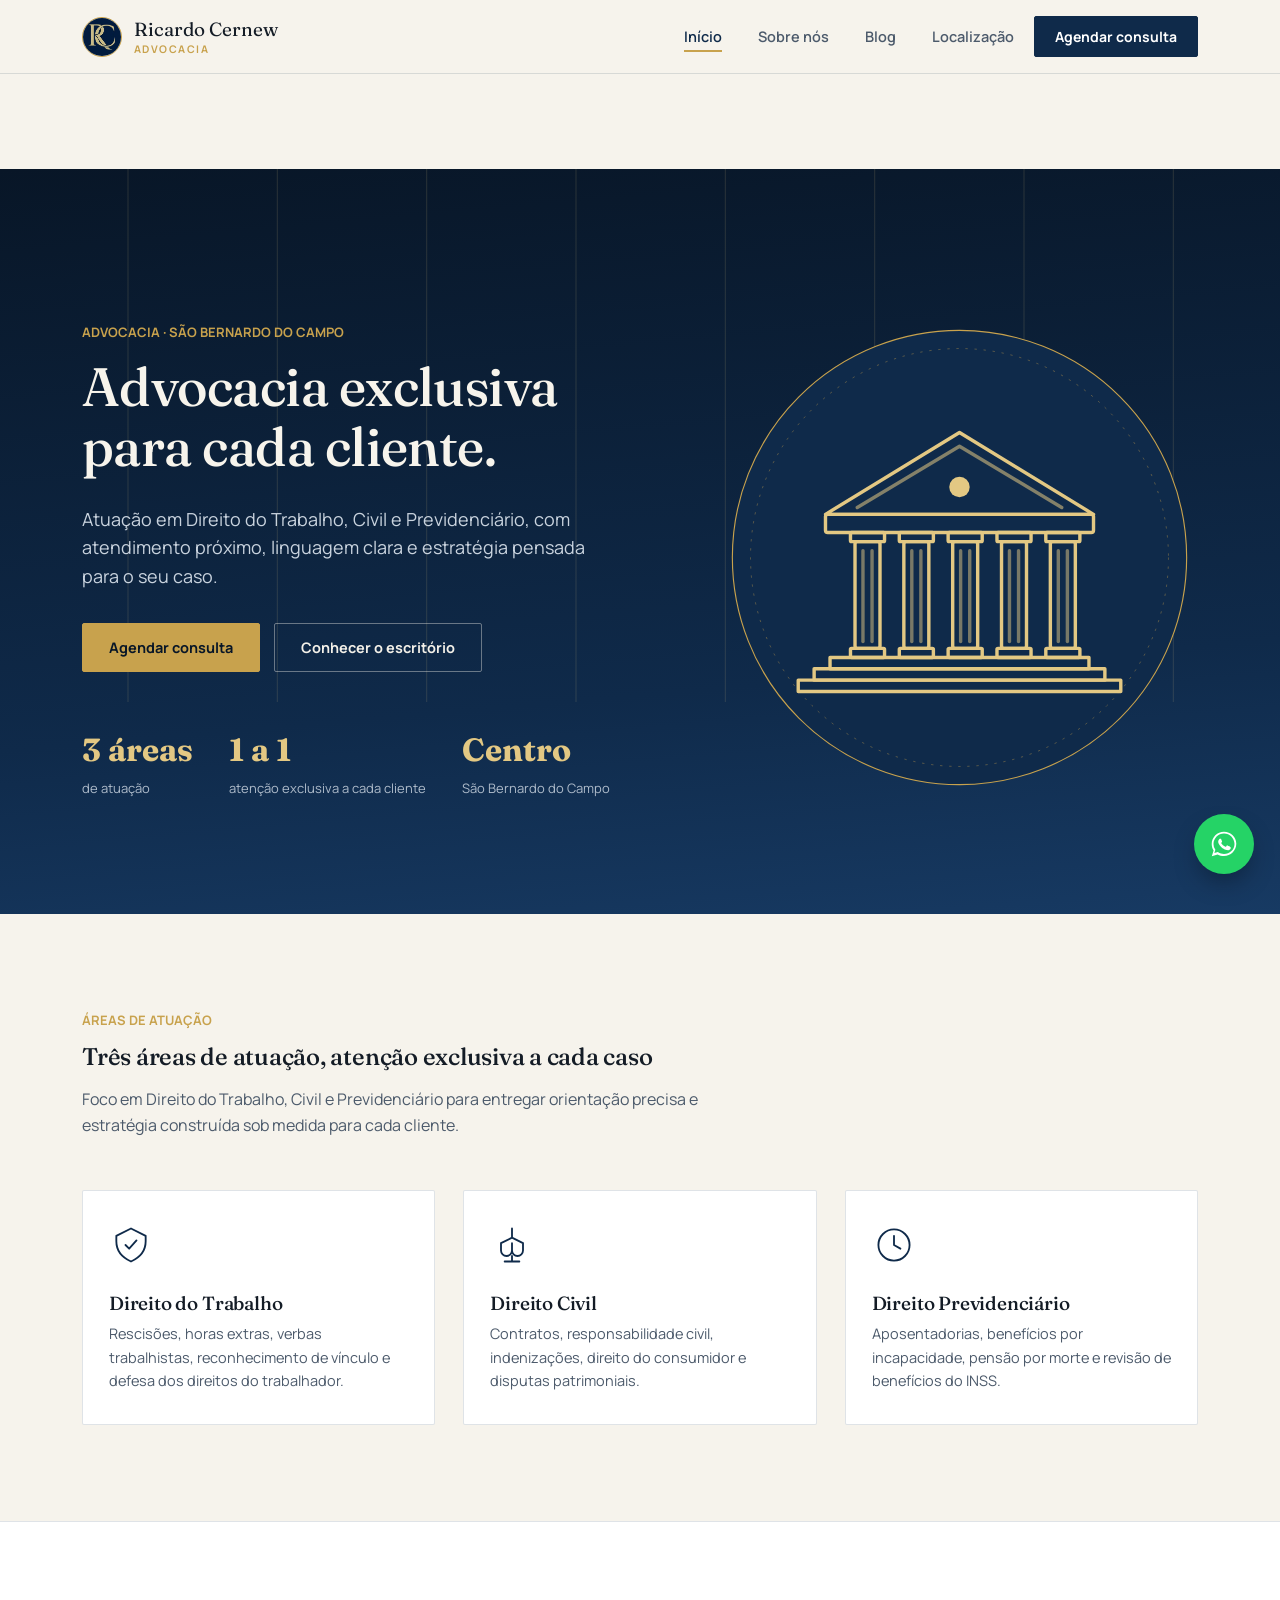
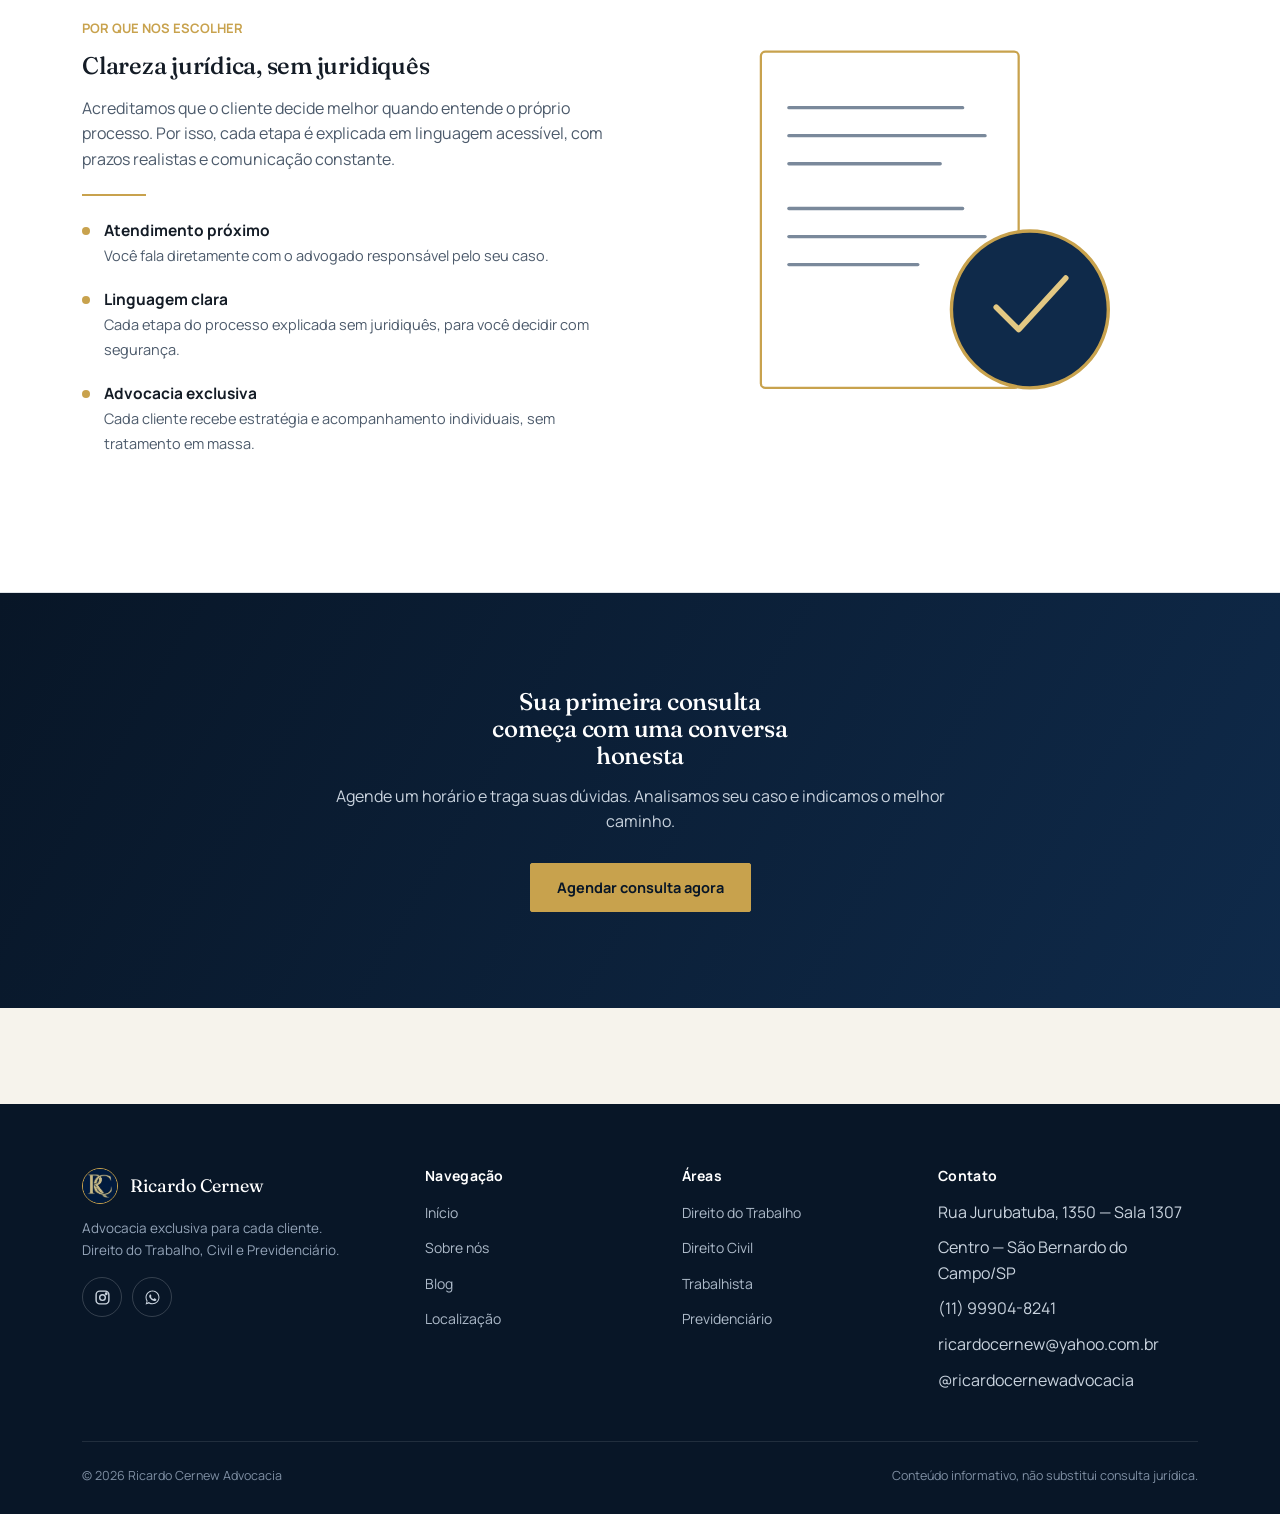
<file: index.html>
<!DOCTYPE html>
<html lang="pt-BR">
<head>
<meta charset="UTF-8">
<meta name="viewport" content="width=device-width, initial-scale=1.0">
<link rel="icon" href="images/logo.jpg">
<title>Ricardo Cernew Advocacia</title>
<link rel="preconnect" href="https://fonts.googleapis.com">
<link rel="preconnect" href="https://fonts.gstatic.com" crossorigin>
<link href="https://fonts.googleapis.com/css2?family=Fraunces:ital,opsz,wght@0,9..144,400;0,9..144,500;0,9..144,600;1,9..144,500&family=Manrope:wght@400;500;600;700;800&display=swap" rel="stylesheet">
<link rel="stylesheet" href="css/style.css">
</head>
<body>

<header class="site">
  <div class="header-inner">
    <button class="brand" onclick="nav('home')" aria-label="Ir para o início">
      <span class="brand-mark">
        <img src="images/logo.jpg" alt="Logo Ricardo Cernew Advocacia" class="logo-img">
      </span>
      <span class="brand-name">Ricardo Cernew<small>ADVOCACIA</small></span>
    </button>
    <button class="menu-toggle" id="menuToggle" aria-label="Abrir menu" aria-expanded="false"><span></span></button>
    <nav class="primary" id="primaryNav">
      <button class="navlink" data-page="home" onclick="nav('home')">Início</button>
      <button class="navlink" data-page="sobre" onclick="nav('sobre')">Sobre nós</button>
      <button class="navlink" data-page="blog" onclick="nav('blog')">Blog</button>
      <button class="navlink" data-page="contato" onclick="nav('contato')">Localização</button>
      <button class="navlink nav-cta" data-page="agenda" onclick="nav('agenda')">Agendar consulta</button>
    </nav>
  </div>
</header>

<main>

<!-- ======================= HOME ======================= -->
<section class="page active" id="home">

  <div class="hero">
    <svg class="col-deco" viewBox="0 0 1200 500" preserveAspectRatio="none" aria-hidden="true">
      <g stroke="#e3c883" stroke-width="1">
        <line x1="120" y1="0" x2="120" y2="500"/><line x1="260" y1="0" x2="260" y2="500"/>
        <line x1="400" y1="0" x2="400" y2="500"/><line x1="540" y1="0" x2="540" y2="500"/>
        <line x1="680" y1="0" x2="680" y2="500"/><line x1="820" y1="0" x2="820" y2="500"/>
        <line x1="960" y1="0" x2="960" y2="500"/><line x1="1100" y1="0" x2="1100" y2="500"/>
      </g>
    </svg>
    <div class="wrap">
      <div>
        <span class="eyebrow">ADVOCACIA · SÃO BERNARDO DO CAMPO</span>
        <h1>Advocacia exclusiva para cada cliente.</h1>
        <p class="lead">Atuação em Direito do Trabalho, Civil e Previdenciário, com atendimento próximo, linguagem clara e estratégia pensada para o seu caso.</p>
        <div class="hero-actions">
          <button class="btn btn-gold" onclick="nav('agenda')">Agendar consulta</button>
          <button class="btn btn-outline" onclick="nav('sobre')">Conhecer o escritório</button>
        </div>
        <div class="stat-row">
          <div class="stat"><b>3 áreas</b><span>de atuação</span></div>
          <div class="stat"><b>1 a 1</b><span>atenção exclusiva a cada cliente</span></div>
          <div class="stat"><b>Centro</b><span>São Bernardo do Campo</span></div>
        </div>
      </div>
      <div class="hero-illustration">
        <svg viewBox="0 0 420 420" role="img" aria-label="Ilustração de fórum com colunas clássicas">
          <circle cx="210" cy="210" r="200" fill="#0f2a4a" stroke="#c8a24d" stroke-width="1"/>
          <circle cx="210" cy="210" r="184" fill="none" stroke="#c8a24d" stroke-width=".6" stroke-dasharray="2 6" opacity=".6"/>
          <g fill="none" stroke="#e3c883" stroke-width="3" stroke-linecap="round" stroke-linejoin="round">
            <path d="M92 172 L210 100 L328 172 Z"/>
            <path d="M120 166 L210 112 L300 166" opacity=".55"/>
            <circle cx="210" cy="148" r="9" fill="#e3c883" stroke="none"/>
            <rect x="92" y="172" width="236" height="16" rx="2"/>
            <rect x="118" y="196" width="22" height="94" rx="2"/>
            <rect x="114" y="188" width="30" height="8" rx="1"/>
            <rect x="114" y="290" width="30" height="8" rx="1"/>
            <line x1="125" y1="204" x2="125" y2="284" opacity=".5"/>
            <line x1="133" y1="204" x2="133" y2="284" opacity=".5"/>
            <rect x="161" y="196" width="22" height="94" rx="2"/>
            <rect x="157" y="188" width="30" height="8" rx="1"/>
            <rect x="157" y="290" width="30" height="8" rx="1"/>
            <line x1="168" y1="204" x2="168" y2="284" opacity=".5"/>
            <line x1="176" y1="204" x2="176" y2="284" opacity=".5"/>
            <rect x="204" y="196" width="22" height="94" rx="2"/>
            <rect x="200" y="188" width="30" height="8" rx="1"/>
            <rect x="200" y="290" width="30" height="8" rx="1"/>
            <line x1="211" y1="204" x2="211" y2="284" opacity=".5"/>
            <line x1="219" y1="204" x2="219" y2="284" opacity=".5"/>
            <rect x="247" y="196" width="22" height="94" rx="2"/>
            <rect x="243" y="188" width="30" height="8" rx="1"/>
            <rect x="243" y="290" width="30" height="8" rx="1"/>
            <line x1="254" y1="204" x2="254" y2="284" opacity=".5"/>
            <line x1="262" y1="204" x2="262" y2="284" opacity=".5"/>
            <rect x="290" y="196" width="22" height="94" rx="2"/>
            <rect x="286" y="188" width="30" height="8" rx="1"/>
            <rect x="286" y="290" width="30" height="8" rx="1"/>
            <line x1="297" y1="204" x2="297" y2="284" opacity=".5"/>
            <line x1="305" y1="204" x2="305" y2="284" opacity=".5"/>
            <rect x="96" y="298" width="228" height="10"/>
            <rect x="82" y="308" width="256" height="10"/>
            <rect x="68" y="318" width="284" height="10"/>
          </g>
        </svg>
      </div>
    </div>
  </div>

  <section>
    <div class="wrap">
      <div class="section-head">
        <span class="eyebrow">ÁREAS DE ATUAÇÃO</span>
        <h2>Três áreas de atuação, atenção exclusiva a cada caso</h2>
        <p>Foco em Direito do Trabalho, Civil e Previdenciário para entregar orientação precisa e estratégia construída sob medida para cada cliente.</p>
      </div>
      <div class="grid-3">

        <div class="area-card">
          <svg class="icon" viewBox="0 0 48 48" fill="none" stroke="currentColor" stroke-width="2"><path d="M24 6 8 14v6c0 12 7 18 16 22 9-4 16-10 16-22v-6z" stroke-linejoin="round"/><path d="M18 24l4 4 8-9" stroke-linecap="round" stroke-linejoin="round"/></svg>
          <h3>Direito do Trabalho</h3>
          <p>Rescisões, horas extras, verbas trabalhistas, reconhecimento de vínculo e defesa dos direitos do trabalhador.</p>
        </div>

        <div class="area-card">
          <svg class="icon" viewBox="0 0 48 48" fill="none" stroke="currentColor" stroke-width="2"><path d="M24 6v10M24 16l-12 6M24 16l12 6M12 22l0 8a6 6 0 0 0 12 0v-8M24 22l0 8a6 6 0 0 0 12 0v-8M24 36v6M16 42h16" stroke-linecap="round" stroke-linejoin="round"/></svg>
          <h3>Direito Civil</h3>
          <p>Contratos, responsabilidade civil, indenizações, direito do consumidor e disputas patrimoniais.</p>
        </div>

        <div class="area-card">
          <svg class="icon" viewBox="0 0 48 48" fill="none" stroke="currentColor" stroke-width="2"><circle cx="24" cy="24" r="17"/><path d="M24 14v10l7 4" stroke-linecap="round" stroke-linejoin="round"/></svg>
          <h3>Direito Previdenciário</h3>
          <p>Aposentadorias, benefícios por incapacidade, pensão por morte e revisão de benefícios do INSS.</p>
        </div>

      </div>
    </div>
  </section>

  <section class="alt">
    <div class="wrap grid-2">
      <div>
        <span class="eyebrow">POR QUE NOS ESCOLHER</span>
        <h2>Clareza jurídica, sem juridiquês</h2>
        <p>Acreditamos que o cliente decide melhor quando entende o próprio processo. Por isso, cada etapa é explicada em linguagem acessível, com prazos realistas e comunicação constante.</p>
        <div class="divider"></div>
        <ul class="value-list">
          <li><span class="dot"></span><div><strong>Atendimento próximo</strong><span>Você fala diretamente com o advogado responsável pelo seu caso.</span></div></li>
          <li><span class="dot"></span><div><strong>Linguagem clara</strong><span>Cada etapa do processo explicada sem juridiquês, para você decidir com segurança.</span></div></li>
          <li><span class="dot"></span><div><strong>Advocacia exclusiva</strong><span>Cada cliente recebe estratégia e acompanhamento individuais, sem tratamento em massa.</span></div></li>
        </ul>
      </div>
      <div>
        <svg viewBox="0 0 480 420" role="img" aria-label="Ilustração de documento e selo jurídico">
          <rect x="90" y="30" width="230" height="300" rx="4" fill="var(--surface)" stroke="var(--gold)" stroke-width="2"/>
          <g stroke="var(--navy)" stroke-width="3" stroke-linecap="round" opacity="0.55">
            <line x1="115" y1="80" x2="270" y2="80"/>
            <line x1="115" y1="105" x2="290" y2="105"/>
            <line x1="115" y1="130" x2="250" y2="130"/>
            <line x1="115" y1="170" x2="270" y2="170"/>
            <line x1="115" y1="195" x2="290" y2="195"/>
            <line x1="115" y1="220" x2="230" y2="220"/>
          </g>
          <circle cx="330" cy="260" r="70" fill="var(--navy)" stroke="var(--gold)" stroke-width="3"/>
          <path d="M300 258l20 20 42-46" fill="none" stroke="var(--gold-light)" stroke-width="5" stroke-linecap="round" stroke-linejoin="round"/>
        </svg>
      </div>
    </div>
  </section>

  <section class="cta-band">
    <div class="wrap">
      <h2>Sua primeira consulta começa com uma conversa honesta</h2>
      <p>Agende um horário e traga suas dúvidas. Analisamos seu caso e indicamos o melhor caminho.</p>
      <button class="btn btn-gold" onclick="nav('agenda')">Agendar consulta agora</button>
    </div>
  </section>

</section>

<!-- ======================= SOBRE NÓS ======================= -->
<section class="page" id="sobre">

  <div class="about-hero">
    <div class="wrap">
      <span class="eyebrow">SOBRE O ADVOGADO</span>
      <h1 style="max-width:18ch;">Uma advocacia construída caso a caso, com atenção exclusiva a cada cliente</h1>
      <p class="lead">Sou Ricardo Cernew, advogado com atuação em Direito do Trabalho, Civil e Previdenciário. Acredito em uma advocacia próxima, técnica e exclusiva para cada cliente.</p>
    </div>
  </div>

  <section>
    <div class="wrap grid-2">
      <div>
        <span class="eyebrow">MINHA FORMA DE TRABALHAR</span>
        <h2>Cada caso é único e merece atenção exclusiva</h2>
        <p>Trabalho com atendimento direto, sem intermediários entre você e quem conduz o seu caso. Cada situação é analisada individualmente, porque, para quem vive aquele momento, ela é única.</p>
        <p>Atendo no Centro de São Bernardo do Campo, com foco em Direito do Trabalho, Civil e Previdenciário.</p>
      </div>
      <div class="timeline">
        <div class="item"><span class="yr">1. Escuta</span><p style="margin-top:4px;">Conversa franca para entender sua história e o que você precisa resolver.</p></div>
        <div class="item"><span class="yr">2. Análise</span><p style="margin-top:4px;">Estudo dos documentos e das possibilidades jurídicas do seu caso.</p></div>
        <div class="item"><span class="yr">3. Estratégia</span><p style="margin-top:4px;">Definição do melhor caminho, explicado em linguagem simples.</p></div>
        <div class="item"><span class="yr">4. Acompanhamento</span><p style="margin-top:4px;">Informação constante sobre cada passo, até a conclusão do caso.</p></div>
      </div>
    </div>
  </section>

  <section class="alt">
    <div class="wrap">
      <div class="section-head">
        <span class="eyebrow">O ADVOGADO</span>
        <h2>Atendimento direto, do primeiro contato à conclusão do caso</h2>
        <p>Não existe intermediário entre você e o seu processo: cada caso é conduzido por mim, do início ao fim.</p>
      </div>
      <div style="display:grid; grid-template-columns:220px 1fr; gap:40px; align-items:flex-start;">
        <div class="avatar" style="aspect-ratio:1; width:100%; background:#011b3e;">
          <img src="images/logo.jpg" alt="Logo Ricardo Cernew Advocacia" class="logo-img">
        </div>
        <div>
          <h3 style="font-size:24px; margin-bottom:2px;">Ricardo Cernew</h3>
          <span class="eyebrow" style="margin-bottom:16px;">ADVOGADO · TRABALHO, CIVIL E PREVIDENCIÁRIO</span>
          <p>Advogado dedicado a oferecer uma advocacia exclusiva para cada cliente, com atuação em Direito do Trabalho, Civil e Previdenciário. Priorizo a proximidade e a clareza na comunicação sobre cada etapa do processo.</p>
          <div class="divider"></div>
          <ul class="value-list">
            <li><span class="dot"></span><div><strong>Atuação</strong><span>Direito do Trabalho, Civil e Previdenciário</span></div></li>
            <li><span class="dot"></span><div><strong>Atendimento</strong><span>Rua Jurubatuba, 1350 — Sala 1307, Centro, São Bernardo do Campo</span></div></li>
            <li><span class="dot"></span><div><strong>Compromisso</strong><span>Advocacia exclusiva, com atenção individual a cada cliente</span></div></li>
          </ul>
        </div>
      </div>
    </div>
  </section>

  <section>
    <div class="wrap">
      <div class="section-head" style="margin-bottom:36px;">
        <span class="eyebrow">NOSSOS VALORES</span>
        <h2>O que guia cada decisão que tomamos</h2>
      </div>
      <div class="grid-3">
        <div class="area-card">
          <svg class="icon" viewBox="0 0 48 48" fill="none" stroke="currentColor" stroke-width="2"><path d="M24 6 8 14v6c0 12 7 18 16 22 9-4 16-10 16-22v-6z" stroke-linejoin="round"/></svg>
          <h3>Ética acima de tudo</h3><p>Recusamos casos que não acreditamos poder conduzir com integridade.</p>
        </div>
        <div class="area-card">
          <svg class="icon" viewBox="0 0 48 48" fill="none" stroke="currentColor" stroke-width="2"><circle cx="24" cy="24" r="17"/><path d="M24 15v9l6 4" stroke-linecap="round" stroke-linejoin="round"/></svg>
          <h3>Agilidade responsável</h3><p>Prazos claros e cumpridos, sem sacrificar a qualidade da análise.</p>
        </div>
        <div class="area-card">
          <svg class="icon" viewBox="0 0 48 48" fill="none" stroke="currentColor" stroke-width="2"><path d="M8 36c4-14 12-14 16-14s12 0 16 14" stroke-linecap="round"/><circle cx="24" cy="14" r="7"/></svg>
          <h3>O cliente no centro</h3><p>Explicamos cada decisão até que faça sentido para quem vive o processo.</p>
        </div>
      </div>
    </div>
  </section>

</section>

<!-- ======================= BLOG ======================= -->
<section class="page" id="blog">

  <div class="blog-hero">
    <div class="wrap">
      <span class="eyebrow">BLOG JURÍDICO</span>
      <h1 style="max-width:16ch;">Direito explicado em linguagem simples</h1>
      <p class="lead">Artigos escritos pela nossa equipe para ajudar você a entender seus direitos antes mesmo de precisar de um advogado.</p>
    </div>
  </div>

  <section>
    <div class="wrap">
      <div class="post-grid">

        <details class="post">
          <summary><div><span class="post-meta">DIREITO PREVIDENCIÁRIO · 6 MIN</span><h3>Aposentadoria após a reforma da Previdência: o que mudou</h3></div><span class="plus">+</span></summary>
          <div class="post-body">
            <p>A Emenda Constitucional 103/2019 alterou as regras de aposentadoria no Brasil, estabelecendo idade mínima e tempo mínimo de contribuição como regra geral, além de regras de transição para quem já estava no sistema antes da reforma.</p>
            <p>Cada trabalhador se enquadra em uma situação diferente, dependendo do histórico de contribuições e da data de ingresso no sistema. Por isso, reunir o CNIS e demais documentos de trabalho e consultar um advogado antes de dar entrada no pedido ajuda a escolher a regra mais vantajosa.</p>
          </div>
        </details>

        <details class="post">
          <summary><div><span class="post-meta">DIREITO PREVIDENCIÁRIO · 5 MIN</span><h3>Benefício por incapacidade: como se preparar para a perícia do INSS</h3></div><span class="plus">+</span></summary>
          <div class="post-body">
            <p>Quando uma doença ou acidente impede o trabalho, o segurado pode ter direito ao benefício por incapacidade temporária, antigamente conhecido como auxílio-doença. Em regra, é exigida a qualidade de segurado e, em muitos casos, um período mínimo de contribuição.</p>
            <p>Levar à perícia laudos, exames e receitas atualizados, que descrevam a doença e suas limitações para o trabalho, é fundamental. Em caso de negativa, é possível recorrer administrativamente ou buscar a via judicial.</p>
          </div>
        </details>

        <details class="post">
          <summary><div><span class="post-meta">DIREITO DO TRABALHO · 6 MIN</span><h3>Rescisão de contrato: quais verbas você deve receber</h3></div><span class="plus">+</span></summary>
          <div class="post-body">
            <p>Na dispensa sem justa causa, o trabalhador tem direito, em regra, a saldo de salário, aviso prévio, férias vencidas e proporcionais acrescidas de um terço, 13º salário proporcional, além do saque do FGTS e da multa de 40% sobre o saldo.</p>
            <p>As verbas rescisórias devem ser pagas dentro do prazo legal. Conferir o termo de rescisão com atenção antes de assinar e guardar holerites e comprovantes ajuda a identificar eventuais diferenças a receber.</p>
          </div>
        </details>

        <details class="post">
          <summary><div><span class="post-meta">DIREITO DO TRABALHO · 5 MIN</span><h3>Horas extras e banco de horas: o que diz a lei</h3></div><span class="plus">+</span></summary>
          <div class="post-body">
            <p>As horas trabalhadas além da jornada contratada devem ser remuneradas com adicional mínimo de 50%, salvo regras mais favoráveis em acordo ou convenção coletiva. O banco de horas, quando válido, permite compensar essas horas com folgas dentro dos limites legais.</p>
            <p>Registros de ponto, mensagens e escalas ajudam a comprovar a jornada real. Vale lembrar que existem prazos de prescrição para reclamar direitos trabalhistas, por isso não deixe a dúvida para depois.</p>
          </div>
        </details>

        <details class="post">
          <summary><div><span class="post-meta">DIREITO CIVIL · 5 MIN</span><h3>Nome negativado indevidamente: o que fazer</h3></div><span class="plus">+</span></summary>
          <div class="post-body">
            <p>Se o seu nome foi incluído em cadastro de inadimplentes sem que exista dívida ou sem notificação adequada, é importante guardar comprovantes, protocolos de atendimento e prints das cobranças recebidas.</p>
            <p>Dependendo do caso, é possível pedir a retirada do apontamento e discutir indenização por danos morais na Justiça. Cada situação tem particularidades, por isso a análise individual do caso é essencial.</p>
          </div>
        </details>

      </div>
    </div>
  </section>

</section>

<!-- ======================= AGENDA CONSULTA ======================= -->
<section class="page" id="agenda">

  <div class="about-hero">
    <div class="wrap">
      <span class="eyebrow">AGENDAR CONSULTA</span>
      <h1 style="max-width:16ch;">Vamos conversar sobre o seu caso</h1>
      <p class="lead">Preencha o formulário abaixo com seus dados e a área de interesse. Entrarei em contato para confirmar o melhor horário.</p>
    </div>
  </div>

  <section>
    <div class="wrap booking-wrap">

      <div class="booking-info-card">
        <h3>Como funciona</h3>
        <div class="row">
          <svg viewBox="0 0 24 24" fill="none" stroke="currentColor" stroke-width="2"><circle cx="12" cy="12" r="9"/><path d="M12 7v5l3 2" stroke-linecap="round"/></svg>
          <div><strong>Consulta inicial</strong>Análise do seu caso e orientação sobre os próximos passos.</div>
        </div>
        <div class="row">
          <svg viewBox="0 0 24 24" fill="none" stroke="currentColor" stroke-width="2"><rect x="3" y="5" width="18" height="16" rx="2"/><path d="M8 3v4M16 3v4M3 10h18" stroke-linecap="round"/></svg>
          <div><strong>Atendimento no Centro de São Bernardo</strong>Rua Jurubatuba, 1350 — Sala 1307.</div>
        </div>
        <div class="row">
          <svg viewBox="0 0 24 24" fill="none" stroke="currentColor" stroke-width="2"><path d="M20 21v-2a4 4 0 0 0-4-4H8a4 4 0 0 0-4 4v2" stroke-linecap="round"/><circle cx="12" cy="7" r="4"/></svg>
          <div><strong>Atendimento direto com o advogado</strong>Sem intermediários, você fala com quem vai conduzir o caso.</div>
        </div>
        <div class="row">
          <svg viewBox="0 0 24 24" fill="none" stroke="currentColor" stroke-width="2"><path d="M17 2 7 22M2 12h20" stroke-linecap="round"/></svg>
          <div><strong>Prefere algo mais rápido?</strong>Fale conosco agora mesmo pelo WhatsApp usando o botão no canto da tela.</div>
        </div>
      </div>

      <div id="bookingFormWrap">
        <form class="booking" id="bookingForm">
          <div class="form-row">
            <div class="field"><label for="f-nome">Nome completo</label><input id="f-nome" required placeholder="Seu nome"></div>
            <div class="field"><label for="f-telefone">Telefone / WhatsApp</label><input id="f-telefone" required placeholder="(11) 99999-9999"></div>
          </div>
          <div class="field"><label for="f-email">E-mail</label><input id="f-email" type="email" required placeholder="voce@email.com"></div>
          <div class="form-row">
            <div class="field">
              <label for="f-area">Área de interesse</label>
              <select id="f-area" required>
                <option value="">Selecione</option>
                <option>Direito do Trabalho</option><option>Direito Civil</option>
                <option>Direito Previdenciário</option><option>Outro assunto</option>
              </select>
            </div>
            <div class="field">
              <label for="f-formato">Formato da consulta</label>
              <select id="f-formato" required>
                <option value="">Selecione</option>
                <option>Presencial</option><option>Videochamada</option><option>Telefone</option>
              </select>
            </div>
          </div>
          <div class="form-row">
            <div class="field"><label for="f-data">Data preferida</label><input id="f-data" type="date" required></div>
            <div class="field">
              <label for="f-horario">Horário preferido</label>
              <select id="f-horario" required>
                <option value="">Selecione</option>
                <option>Manhã (9h–12h)</option><option>Tarde (13h–17h)</option><option>Fim do dia (17h–19h)</option>
              </select>
            </div>
          </div>
          <div class="field"><label for="f-msg">Conte brevemente sobre o seu caso</label><textarea id="f-msg" placeholder="Opcional"></textarea></div>
          <div class="submit-row">
            <button type="submit" class="btn btn-navy">Preparar solicitação</button>
            <p class="form-note">Na próxima etapa, você envia a solicitação por e-mail ou WhatsApp.</p>
          </div>
        </form>

        <div class="confirm-card hidden" id="confirmCard">
          <div class="check">
            <svg viewBox="0 0 24 24" width="26" height="26" fill="none" stroke="currentColor" stroke-width="2.5"><path d="M20 6 9 17l-5-5" stroke-linecap="round" stroke-linejoin="round"/></svg>
          </div>
          <h3>Falta só enviar, <span id="cf-nome"></span>!</h3>
          <p>Sua solicitação está pronta. Escolha abaixo como enviar: o e-mail ou o WhatsApp abre já com todos os dados preenchidos, é só tocar em enviar. Depois eu entro em contato para confirmar o horário.</p>
          <div class="confirm-summary">
            <div><b>Área:</b> <span id="cf-area"></span></div>
            <div><b>Formato:</b> <span id="cf-formato"></span></div>
            <div><b>Data preferida:</b> <span id="cf-data"></span> — <span id="cf-horario"></span></div>
            <div><b>Contato:</b> <span id="cf-telefone"></span> · <span id="cf-email"></span></div>
          </div>
          <div style="margin-top:26px; display:flex; gap:12px; flex-wrap:wrap;">
            <button class="btn btn-outline" style="color:var(--navy); border-color:var(--border);" onclick="resetBooking()">Nova solicitação</button>
            <a class="btn btn-gold" id="cf-mail" href="#">Enviar por e-mail</a>
            <a class="btn btn-navy" id="cf-whats" href="#" target="_blank" rel="noopener">Enviar pelo WhatsApp</a>
          </div>
        </div>
      </div>

    </div>
  </section>

</section>

<!-- ======================= CONTATO / LOCALIZAÇÃO ======================= -->
<section class="page" id="contato">

  <div class="about-hero">
    <div class="wrap">
      <span class="eyebrow">LOCALIZAÇÃO E CONTATO</span>
      <h1 style="max-width:16ch;">Venha nos visitar ou fale com a gente</h1>
      <p class="lead">Atendimento no Centro de São Bernardo do Campo, na Rua Jurubatuba, 1350 — Sala 1307.</p>
    </div>
  </div>

  <section>
    <div class="wrap contact-grid">

      <div class="map-illustration">
        <svg viewBox="0 0 560 400" role="img" aria-label="Mapa ilustrativo indicando a localização do escritório na Rua Jurubatuba, Centro de São Bernardo do Campo">
          <rect width="560" height="400" fill="var(--surface)"/>
          <g stroke="var(--border)" stroke-width="1">
            <line x1="0" y1="60" x2="560" y2="40"/>
            <line x1="0" y1="140" x2="560" y2="120"/>
            <line x1="0" y1="260" x2="560" y2="250"/>
            <line x1="0" y1="340" x2="560" y2="335"/>
            <line x1="90" y1="0" x2="70" y2="400"/>
            <line x1="220" y1="0" x2="210" y2="400"/>
            <line x1="360" y1="0" x2="360" y2="400"/>
            <line x1="470" y1="0" x2="480" y2="400"/>
          </g>
          <path d="M20 90 C160 70, 380 110, 545 70" fill="none" stroke="var(--gold)" stroke-width="5" stroke-linecap="round"/>
          <g fill="var(--border)">
            <rect x="110" y="150" width="60" height="45"/>
            <rect x="250" y="160" width="50" height="70"/>
            <rect x="380" y="150" width="70" height="55"/>
            <rect x="150" y="270" width="80" height="40"/>
            <rect x="320" y="280" width="60" height="35"/>
          </g>
          <g transform="translate(280,150)">
            <path d="M0 -46c-16 0-28 12-28 28 0 21 28 46 28 46s28-25 28-46c0-16-12-28-28-28z" fill="var(--navy)" stroke="var(--gold)" stroke-width="2"/>
            <circle cx="0" cy="-18" r="10" fill="var(--gold-light)"/>
          </g>
          <text x="280" y="60" text-anchor="middle" font-family="Manrope, sans-serif" font-size="13" fill="var(--text-soft)" letter-spacing="1">R. JURUBATUBA</text>
        </svg>
        <div class="map-caption">
          <span style="font-size:13.5px; color:var(--text-soft);">Rua Jurubatuba, 1350 — Sala 1307, Centro, São Bernardo do Campo/SP</span>
          <a class="btn btn-navy" style="padding:10px 18px; font-size:13px;" target="_blank" rel="noopener" href="https://www.google.com/maps/search/?api=1&query=Rua+Jurubatuba+1350+Centro+S%C3%A3o+Bernardo+do+Campo+SP">Abrir no Google Maps</a>
        </div>
      </div>

      <div>
        <div class="contact-card-list">
          <div class="contact-item">
            <svg viewBox="0 0 24 24" fill="none" stroke="currentColor" stroke-width="2"><path d="M12 21s-7-6.2-7-11.5A7 7 0 0 1 19 9.5C19 14.8 12 21 12 21z" stroke-linejoin="round"/><circle cx="12" cy="9.5" r="2.5"/></svg>
            <div><strong>Endereço</strong><span>Rua Jurubatuba, nº 1350 — Sala 1307, Centro, São Bernardo do Campo/SP</span></div>
          </div>
          <div class="contact-item">
            <svg viewBox="0 0 24 24" fill="none" stroke="currentColor" stroke-width="2"><path d="M22 16.9v3a2 2 0 0 1-2.2 2 19.8 19.8 0 0 1-8.6-3.1 19.5 19.5 0 0 1-6-6 19.8 19.8 0 0 1-3.1-8.7A2 2 0 0 1 4.1 2h3a2 2 0 0 1 2 1.7c.1.9.3 1.8.6 2.7a2 2 0 0 1-.4 2.1L8 9.9a16 16 0 0 0 6 6l1.4-1.4a2 2 0 0 1 2.1-.4c.9.3 1.8.5 2.7.6a2 2 0 0 1 1.8 2.2z" stroke-linejoin="round"/></svg>
            <div><strong>Instagram</strong><span>@ricardocernewadvocacia</span></div>
          </div>
          <div class="contact-item">
            <svg viewBox="0 0 24 24" fill="none" stroke="currentColor" stroke-width="2"><rect x="3" y="5" width="18" height="14" rx="2"/><path d="m3 7 9 6 9-6" stroke-linecap="round" stroke-linejoin="round"/></svg>
            <div><strong>E-mail</strong><span>ricardocernew@yahoo.com.br</span></div>
          </div>
          <div class="contact-item">
            <svg viewBox="0 0 24 24" fill="none" stroke="currentColor" stroke-width="2"><rect x="3" y="5" width="18" height="14" rx="2"/><path d="m3 7 9 6 9-6" stroke-linecap="round" stroke-linejoin="round"/></svg>
            <div><strong>WhatsApp</strong><span>(11) 99904-8241</span></div>
          </div>
          <div class="contact-item">
            <svg viewBox="0 0 24 24" fill="none" stroke="currentColor" stroke-width="2"><circle cx="12" cy="12" r="9"/><path d="M12 7v5l3 2" stroke-linecap="round"/></svg>
            <div><strong>Atendimento</strong><span>Com hora marcada. Agende pelo site ou pelo WhatsApp.</span></div>
          </div>
        </div>

        <div style="margin-top:28px;">
          <strong style="display:block; margin-bottom:10px; font-size:14px;">Siga nosso escritório</strong>
          <div class="social-row">
            <a class="social-btn" href="https://www.instagram.com/ricardocernewadvocacia/" target="_blank" rel="noopener" aria-label="Instagram">
              <svg width="19" height="19" viewBox="0 0 24 24" fill="none" stroke="currentColor" stroke-width="2"><rect x="3" y="3" width="18" height="18" rx="5"/><circle cx="12" cy="12" r="4"/><circle cx="17.3" cy="6.7" r="1"/></svg>
            </a>
            <a class="social-btn" href="https://wa.me/5511999048241" target="_blank" rel="noopener" aria-label="WhatsApp">
              <svg width="19" height="19" viewBox="0 0 32 32" fill="currentColor"><path d="M16 2.9C8.8 2.9 2.9 8.8 2.9 16c0 2.5.7 4.9 2 7L3 29l6.2-1.9c2 1.1 4.3 1.7 6.8 1.7 7.2 0 13.1-5.9 13.1-13.1S23.2 2.9 16 2.9zm0 23.7c-2.2 0-4.4-.6-6.2-1.7l-.4-.3-3.7 1.1 1.1-3.6-.3-.4a10.7 10.7 0 0 1-1.7-5.8C4.8 9.9 9.9 4.8 16 4.8S27.2 9.9 27.2 16 22.1 26.6 16 26.6zm5.9-8.1c-.3-.2-1.9-.9-2.2-1s-.5-.2-.7.2-.8 1-.9 1.2-.3.2-.6.1a8.8 8.8 0 0 1-2.6-1.6 9.7 9.7 0 0 1-1.8-2.2c-.2-.3 0-.5.1-.6l.4-.5.3-.5c.1-.2 0-.4 0-.5s-.7-1.6-.9-2.2-.5-.5-.7-.5h-.6c-.2 0-.5.1-.8.4a3.6 3.6 0 0 0-1.1 2.7c0 1.6 1.2 3.1 1.3 3.3.2.2 2.4 3.6 5.7 5 .8.3 1.4.5 1.9.7.8.2 1.5.2 2.1.1.6-.1 1.9-.8 2.2-1.5s.3-1.3.2-1.5-.3-.2-.6-.4z"/></svg>
            </a>
          </div>
        </div>
      </div>

    </div>
  </section>

</section>

</main>

<footer>
  <div class="wrap">
    <div class="footer-grid">
      <div>
        <div class="footer-brand"><span class="brand-mark"><img src="images/logo.jpg" alt="Logo Ricardo Cernew Advocacia" class="logo-img"></span><span style="color:#fff; font-family:'Fraunces',serif; font-size:18px;">Ricardo Cernew</span></div>
        <p style="max-width:34ch; font-size:13.5px; color:#94a4b8;">Advocacia exclusiva para cada cliente. Direito do Trabalho, Civil e Previdenciário.</p>
        <div class="social-row" style="margin-top:16px;">
          <a class="social-btn" style="border-color:rgba(255,255,255,0.18); color:#c9d3de;" href="https://www.instagram.com/ricardocernewadvocacia/" target="_blank" rel="noopener" aria-label="Instagram">
            <svg width="17" height="17" viewBox="0 0 24 24" fill="none" stroke="currentColor" stroke-width="2"><rect x="3" y="3" width="18" height="18" rx="5"/><circle cx="12" cy="12" r="4"/><circle cx="17.3" cy="6.7" r="1"/></svg>
          </a>
          <a class="social-btn" style="border-color:rgba(255,255,255,0.18); color:#c9d3de;" href="https://wa.me/5511999048241" target="_blank" rel="noopener" aria-label="WhatsApp">
            <svg width="17" height="17" viewBox="0 0 32 32" fill="currentColor"><path d="M16 2.9C8.8 2.9 2.9 8.8 2.9 16c0 2.5.7 4.9 2 7L3 29l6.2-1.9c2 1.1 4.3 1.7 6.8 1.7 7.2 0 13.1-5.9 13.1-13.1S23.2 2.9 16 2.9zm0 23.7c-2.2 0-4.4-.6-6.2-1.7l-.4-.3-3.7 1.1 1.1-3.6-.3-.4a10.7 10.7 0 0 1-1.7-5.8C4.8 9.9 9.9 4.8 16 4.8S27.2 9.9 27.2 16 22.1 26.6 16 26.6zm5.9-8.1c-.3-.2-1.9-.9-2.2-1s-.5-.2-.7.2-.8 1-.9 1.2-.3.2-.6.1a8.8 8.8 0 0 1-2.6-1.6 9.7 9.7 0 0 1-1.8-2.2c-.2-.3 0-.5.1-.6l.4-.5.3-.5c.1-.2 0-.4 0-.5s-.7-1.6-.9-2.2-.5-.5-.7-.5h-.6c-.2 0-.5.1-.8.4a3.6 3.6 0 0 0-1.1 2.7c0 1.6 1.2 3.1 1.3 3.3.2.2 2.4 3.6 5.7 5 .8.3 1.4.5 1.9.7.8.2 1.5.2 2.1.1.6-.1 1.9-.8 2.2-1.5s.3-1.3.2-1.5-.3-.2-.6-.4z"/></svg>
          </a>
        </div>
      </div>
      <div>
        <h4>Navegação</h4>
        <ul>
          <li><a href="#" onclick="nav('home');return false;">Início</a></li>
          <li><a href="#" onclick="nav('sobre');return false;">Sobre nós</a></li>
          <li><a href="#" onclick="nav('blog');return false;">Blog</a></li>
          <li><a href="#" onclick="nav('contato');return false;">Localização</a></li>
        </ul>
      </div>
      <div>
        <h4>Áreas</h4>
        <ul>
          <li><a href="#" onclick="nav('home');return false;">Direito do Trabalho</a></li>
          <li><a href="#" onclick="nav('home');return false;">Direito Civil</a></li>
          <li><a href="#" onclick="nav('home');return false;">Trabalhista</a></li>
          <li><a href="#" onclick="nav('home');return false;">Previdenciário</a></li>
        </ul>
      </div>
      <div>
        <h4>Contato</h4>
        <ul>
          <li>Rua Jurubatuba, 1350 — Sala 1307</li>
          <li>Centro — São Bernardo do Campo/SP</li>
          <li>(11) 99904-8241</li>
          <li>ricardocernew@yahoo.com.br</li>
          <li>@ricardocernewadvocacia</li>
        </ul>
      </div>
    </div>
    <div class="footer-bottom">
      <span>© 2026 Ricardo Cernew Advocacia</span>
      <span>Conteúdo informativo, não substitui consulta jurídica.</span>
    </div>
  </div>
</footer>

<a class="whatsapp-float" href="https://wa.me/5511999048241?text=Ol%C3%A1!%20Gostaria%20de%20agendar%20uma%20consulta." target="_blank" rel="noopener" aria-label="Fale conosco pelo WhatsApp">
  <svg viewBox="0 0 32 32" fill="currentColor"><path d="M16 2.9C8.8 2.9 2.9 8.8 2.9 16c0 2.5.7 4.9 2 7L3 29l6.2-1.9c2 1.1 4.3 1.7 6.8 1.7 7.2 0 13.1-5.9 13.1-13.1S23.2 2.9 16 2.9zm0 23.7c-2.2 0-4.4-.6-6.2-1.7l-.4-.3-3.7 1.1 1.1-3.6-.3-.4a10.7 10.7 0 0 1-1.7-5.8C4.8 9.9 9.9 4.8 16 4.8S27.2 9.9 27.2 16 22.1 26.6 16 26.6zm5.9-8.1c-.3-.2-1.9-.9-2.2-1s-.5-.2-.7.2-.8 1-.9 1.2-.3.2-.6.1a8.8 8.8 0 0 1-2.6-1.6 9.7 9.7 0 0 1-1.8-2.2c-.2-.3 0-.5.1-.6l.4-.5.3-.5c.1-.2 0-.4 0-.5s-.7-1.6-.9-2.2-.5-.5-.7-.5h-.6c-.2 0-.5.1-.8.4a3.6 3.6 0 0 0-1.1 2.7c0 1.6 1.2 3.1 1.3 3.3.2.2 2.4 3.6 5.7 5 .8.3 1.4.5 1.9.7.8.2 1.5.2 2.1.1.6-.1 1.9-.8 2.2-1.5s.3-1.3.2-1.5-.3-.2-.6-.4z"/></svg>
</a>

<script src="js/main.js"></script>

</body>
</html>
</file>
<file: css/style.css>
:root{
    --navy-deep:#081627;
    --navy:#0f2a4a;
    --navy-mid:#173a63;
    --gold:#c8a24d;
    --gold-light:#e3c883;
    --bg:#f6f3ec;
    --surface:#ffffff;
    --text:#141c26;
    --text-soft:#4c5a6b;
    --border:rgba(15,42,74,0.13);
    --shadow:0 18px 50px -25px rgba(8,22,39,0.35);
    --radius:2px;
    --maxw:1180px;
  }
  :root:not([data-theme="light"]) {
    @media (prefers-color-scheme: dark){
      --bg:#081120;
      --surface:#0f2038;
      --text:#eef1f5;
      --text-soft:#a9b7c8;
      --border:rgba(230,200,140,0.18);
      --shadow:0 18px 50px -20px rgba(0,0,0,0.6);
    }
  }
  :root[data-theme="dark"]{
    --bg:#081120;
    --surface:#0f2038;
    --text:#eef1f5;
    --text-soft:#a9b7c8;
    --border:rgba(230,200,140,0.18);
    --shadow:0 18px 50px -20px rgba(0,0,0,0.6);
  }
  *{box-sizing:border-box;}
  html{scroll-behavior:smooth;}
  body{
    margin:0;
    background:var(--bg);
    color:var(--text);
    font-family:'Manrope',system-ui,-apple-system,sans-serif;
    font-size:16px;
    line-height:1.6;
    -webkit-font-smoothing:antialiased;
    transition:background .3s ease,color .3s ease;
  }
  h1,h2,h3,h4{
    font-family:'Fraunces',Georgia,'Times New Roman',serif;
    font-weight:500;
    line-height:1.12;
    margin:0 0 .5em;
    color:var(--text);
    letter-spacing:-0.01em;
  }
  p{max-width:62ch; color:var(--text-soft);}
  a{color:inherit;}
  img,svg{max-width:100%;}
  button{font-family:inherit;}
  .wrap{max-width:var(--maxw); margin:0 auto; padding:0 32px;}
  @media (max-width:640px){ .wrap{padding:0 20px;} }

  /* ---------- Header ---------- */
  header.site{
    position:fixed; top:0; left:0; right:0; z-index:100;
    background:color-mix(in srgb, var(--bg) 88%, transparent);
    backdrop-filter:blur(10px);
    border-bottom:1px solid var(--border);
  }
  .header-inner{
    display:flex; align-items:center; justify-content:space-between;
    padding:16px 32px; max-width:var(--maxw); margin:0 auto;
  }
  .brand{display:flex; align-items:center; gap:12px; cursor:pointer; background:none; border:none; padding:0;}
  .brand-mark{
    width:40px; height:40px; border-radius:50%;
    background:linear-gradient(155deg,var(--navy),var(--navy-deep));
    border:1px solid var(--gold);
    display:flex; align-items:center; justify-content:center;
    color:var(--gold-light); font-family:'Fraunces',serif; font-size:17px;
    flex-shrink:0; overflow:hidden;
  }
  .brand-mark .logo-img{width:100%; height:100%; object-fit:cover; display:block;}
  .avatar .logo-img{width:100%; height:100%; object-fit:cover; display:block;}
  .brand-name{font-family:'Fraunces',serif; font-size:19px; color:var(--text); text-align:left;}
  .brand-name small{display:block; font-family:'Manrope',sans-serif; font-size:10.5px; letter-spacing:.14em; color:var(--gold); font-weight:700; margin-top:1px;}
  nav.primary{display:flex; align-items:center; gap:4px;}
  .navlink{
    background:none; border:none; cursor:pointer; padding:10px 16px;
    font-size:14.5px; color:var(--text-soft); font-weight:600; position:relative;
    border-radius:var(--radius);
  }
  .navlink:hover{color:var(--text);}
  .navlink.active{color:var(--navy);}
  :root[data-theme="dark"] .navlink.active,
  @media (prefers-color-scheme:dark){ .navlink.active{color:var(--gold-light);} }
  .navlink.active::after{
    content:""; position:absolute; left:16px; right:16px; bottom:4px; height:2px;
    background:var(--gold);
  }
  .nav-cta{
    background:var(--navy); color:#fff !important; padding:10px 20px; border-radius:2px;
    font-weight:700; font-size:14px; border:1px solid var(--navy);
  }
  .nav-cta:hover{background:var(--navy-deep);}
  .menu-toggle{display:none; background:none; border:1px solid var(--border); border-radius:4px; width:42px; height:42px; cursor:pointer; align-items:center; justify-content:center;}
  .menu-toggle span, .menu-toggle span::before, .menu-toggle span::after{
    content:""; display:block; width:18px; height:2px; background:var(--text); position:relative; transition:.2s;
  }
  .menu-toggle span::before{position:absolute; top:-6px;}
  .menu-toggle span::after{position:absolute; top:6px;}

  @media (max-width:900px){
    nav.primary{
      position:fixed; top:73px; left:0; right:0; bottom:0;
      background:var(--bg); flex-direction:column; align-items:stretch;
      padding:12px 20px; gap:2px; transform:translateX(100%);
      transition:transform .28s ease; overflow-y:auto;
    }
    nav.primary.open{transform:translateX(0);}
    .navlink, .nav-cta{width:100%; text-align:left; padding:16px 8px; font-size:16px; border-bottom:1px solid var(--border);}
    .menu-toggle{display:flex;}
  }

  main{padding-top:73px;}
  .page{display:none;}
  .page.active{display:block; animation:fadein .5s ease;}
  @keyframes fadein{from{opacity:0; transform:translateY(6px);} to{opacity:1; transform:none;}}

  section{padding:96px 0;}
  @media (max-width:640px){ section{padding:64px 0;} }
  .eyebrow{color:var(--gold); font-weight:700; font-size:13px; margin-bottom:14px; display:block;}
  .divider{width:64px; height:2px; background:var(--gold); border:none; margin:22px 0;}
  .divider.center{margin:22px auto;}

  /* ---------- Hero ---------- */
  .hero{
    background:linear-gradient(175deg,var(--navy-deep) 0%, var(--navy) 68%, var(--navy-mid) 100%);
    color:#f3f0e8; padding:150px 0 110px; position:relative; overflow:hidden;
  }
  .hero .wrap{display:grid; grid-template-columns:1.1fr .9fr; gap:56px; align-items:center; position:relative; z-index:2;}
  @media (max-width:900px){ .hero .wrap{grid-template-columns:1fr;} .hero{padding-top:120px;} }
  .hero h1{color:#f7f4ec; font-size:clamp(34px,5vw,54px); max-width:14ch;}
  .hero p.lead{color:#c9d3de; font-size:18px; max-width:46ch;}
  .hero-actions{display:flex; gap:14px; margin-top:32px; flex-wrap:wrap;}
  .btn{
    display:inline-flex; align-items:center; gap:8px; padding:14px 26px; border-radius:2px;
    font-weight:700; font-size:14.5px; cursor:pointer; border:1px solid transparent; text-decoration:none;
  }
  .btn-gold{background:var(--gold); color:var(--navy-deep); border-color:var(--gold);}
  .btn-gold:hover{background:var(--gold-light);}
  .btn-outline{background:transparent; color:#f3f0e8; border-color:rgba(243,240,232,0.4);}
  .btn-outline:hover{border-color:#f3f0e8;}
  .btn-navy{background:var(--navy); color:#fff; border-color:var(--navy);}
  .btn-navy:hover{background:var(--navy-deep);}

  .hero-illustration{position:relative;}
  .stat-row{display:flex; gap:36px; margin-top:52px; flex-wrap:wrap;}
  .stat b{display:block; font-family:'Fraunces',serif; font-size:32px; color:var(--gold-light);}
  .stat span{font-size:13px; color:#aebbca;}

  /* columns background deco */
  .col-deco{position:absolute; inset:0; opacity:.14; z-index:1; pointer-events:none;}

  /* ---------- Cards / grids ---------- */
  .section-head{max-width:640px; margin-bottom:52px;}
  .grid-3{display:grid; grid-template-columns:repeat(3,1fr); gap:28px;}
  .grid-2{display:grid; grid-template-columns:1fr 1fr; gap:40px;}
  @media (max-width:820px){ .grid-3{grid-template-columns:1fr 1fr;} .grid-2{grid-template-columns:1fr;} }
  @media (max-width:560px){ .grid-3{grid-template-columns:1fr;} }

  .area-card{
    background:var(--surface); border:1px solid var(--border); padding:32px 26px;
    border-radius:var(--radius); transition:.25s border-color ease, .25s transform ease;
  }
  .area-card:hover{border-color:var(--gold); transform:translateY(-3px);}
  .area-card .icon{width:44px; height:44px; margin-bottom:18px; color:var(--navy);}
  :root[data-theme="dark"] .area-card .icon{color:var(--gold-light);}
  @media (prefers-color-scheme:dark){ .area-card .icon{color:var(--gold-light);} }
  .area-card h3{font-size:19px; margin-bottom:8px;}
  .area-card p{font-size:14.5px; margin:0;}

  section.alt{background:var(--surface); border-top:1px solid var(--border); border-bottom:1px solid var(--border);}

  /* ---------- About ---------- */
  .about-hero{background:var(--surface); padding:140px 0 70px; border-bottom:1px solid var(--border);}
  .value-list{list-style:none; padding:0; margin:0; display:grid; gap:18px;}
  .value-list li{display:flex; gap:14px; align-items:flex-start;}
  .value-list .dot{width:8px; height:8px; border-radius:50%; background:var(--gold); margin-top:9px; flex-shrink:0;}
  .value-list strong{display:block; color:var(--text); font-size:15.5px;}
  .value-list span{color:var(--text-soft); font-size:14.5px;}

  .team-grid{display:grid; grid-template-columns:repeat(4,1fr); gap:26px; margin-top:20px;}
  @media (max-width:820px){ .team-grid{grid-template-columns:repeat(2,1fr);} }
  .team-card{text-align:left;}
  .avatar{
    width:100%; aspect-ratio:1; border-radius:2px; background:linear-gradient(155deg,var(--navy),var(--navy-mid));
    display:flex; align-items:center; justify-content:center; margin-bottom:14px; border:1px solid var(--gold);
    position:relative; overflow:hidden;
  }
  .avatar span{font-family:'Fraunces',serif; font-size:38px; color:var(--gold-light);}
  .team-card h4{font-size:16px; margin-bottom:2px;}
  .team-card .role{color:var(--gold); font-size:12.5px; font-weight:700; margin-bottom:8px; display:block;}
  .team-card p{font-size:13.5px;}

  .timeline{border-left:2px solid var(--border); padding-left:28px; display:grid; gap:34px; margin-top:10px;}
  .timeline .item{position:relative;}
  .timeline .item::before{content:""; position:absolute; left:-33px; top:4px; width:10px; height:10px; border-radius:50%; background:var(--gold); border:2px solid var(--bg);}
  .timeline .yr{font-family:'Fraunces',serif; color:var(--navy); font-size:20px;}
  :root[data-theme="dark"] .timeline .yr{color:var(--gold-light);}
  @media (prefers-color-scheme:dark){ .timeline .yr{color:var(--gold-light);} }

  /* ---------- Blog ---------- */
  .blog-hero{background:linear-gradient(175deg,var(--navy-deep),var(--navy)); color:#f3f0e8; padding:150px 0 70px;}
  .blog-hero p{color:#c9d3de;}
  .post-grid{display:grid; gap:24px;}
  details.post{
    background:var(--surface); border:1px solid var(--border); border-radius:var(--radius);
    padding:0; overflow:hidden;
  }
  details.post summary{
    list-style:none; cursor:pointer; padding:28px 30px; display:flex; justify-content:space-between; gap:20px; align-items:center;
  }
  details.post summary::-webkit-details-marker{display:none;}
  .post-meta{color:var(--gold); font-size:12.5px; font-weight:700; letter-spacing:.03em; margin-bottom:6px; display:block;}
  details.post summary h3{margin:0; font-size:20px;}
  details.post summary .plus{
    flex-shrink:0; width:30px; height:30px; border:1px solid var(--border); border-radius:50%;
    display:flex; align-items:center; justify-content:center; color:var(--text-soft); font-size:18px; transition:.2s;
  }
  details.post[open] summary .plus{transform:rotate(45deg); color:var(--gold);}
  .post-body{padding:0 30px 32px; border-top:1px solid var(--border); padding-top:20px;}
  .post-body p{max-width:70ch;}

  /* ---------- Agenda / Booking ---------- */
  .booking-wrap{display:grid; grid-template-columns:.85fr 1.15fr; gap:52px; align-items:flex-start;}
  @media (max-width:900px){ .booking-wrap{grid-template-columns:1fr;} }
  .booking-info-card{background:var(--navy); color:#eef2f6; padding:36px 32px; border-radius:2px; border:1px solid var(--navy-mid);}
  .booking-info-card h3{color:#fff; font-size:20px;}
  .booking-info-card .row{display:flex; gap:14px; margin-top:22px; align-items:flex-start;}
  .booking-info-card .row svg{flex-shrink:0; color:var(--gold-light); width:20px; height:20px; margin-top:2px;}
  .booking-info-card .row div{font-size:14px; color:#c9d3de;}
  .booking-info-card .row strong{color:#fff; display:block; font-size:14.5px; margin-bottom:2px;}

  form.booking{background:var(--surface); border:1px solid var(--border); padding:36px; border-radius:2px; display:grid; gap:20px;}
  .form-row{display:grid; grid-template-columns:1fr 1fr; gap:18px;}
  @media (max-width:560px){ .form-row{grid-template-columns:1fr;} }
  .field label{display:block; font-size:13px; font-weight:700; margin-bottom:7px; color:var(--text);}
  .field input, .field select, .field textarea{
    width:100%; padding:12px 14px; border-radius:2px; border:1px solid var(--border);
    background:var(--bg); color:var(--text); font-family:inherit; font-size:14.5px;
  }
  .field input:focus, .field select:focus, .field textarea:focus{outline:2px solid var(--gold); outline-offset:1px; border-color:var(--gold);}
  .field textarea{resize:vertical; min-height:90px;}
  .submit-row{display:flex; align-items:center; gap:16px; flex-wrap:wrap;}
  .form-note{font-size:12.5px; color:var(--text-soft); margin:0;}
  .confirm-card{background:var(--surface); border:1px solid var(--gold); padding:44px; border-radius:2px; text-align:left;}
  .confirm-card .check{
    width:54px; height:54px; border-radius:50%; background:var(--navy); display:flex; align-items:center;
    justify-content:center; color:var(--gold-light); margin-bottom:20px;
  }
  .confirm-summary{margin-top:22px; display:grid; gap:8px; font-size:14.5px; color:var(--text-soft);}
  .confirm-summary b{color:var(--text);}
  .hidden{display:none !important;}

  /* ---------- Contact / Map ---------- */
  .contact-grid{display:grid; grid-template-columns:1fr 1fr; gap:44px; align-items:stretch;}
  @media (max-width:900px){ .contact-grid{grid-template-columns:1fr;} }
  .map-illustration{
    border:1px solid var(--border); border-radius:2px; overflow:hidden; background:var(--surface);
    display:flex; flex-direction:column;
  }
  .map-illustration svg{display:block; width:100%; height:auto;}
  .map-caption{padding:20px 24px; display:flex; justify-content:space-between; align-items:center; gap:14px; border-top:1px solid var(--border); flex-wrap:wrap;}
  .contact-card-list{display:grid; gap:16px;}
  .contact-item{
    background:var(--surface); border:1px solid var(--border); border-radius:2px; padding:22px 24px;
    display:flex; gap:16px; align-items:flex-start;
  }
  .contact-item svg{color:var(--navy); flex-shrink:0; width:22px; height:22px; margin-top:2px;}
  :root[data-theme="dark"] .contact-item svg{color:var(--gold-light);}
  @media (prefers-color-scheme:dark){ .contact-item svg{color:var(--gold-light);} }
  .contact-item strong{display:block; font-size:15px; margin-bottom:3px;}
  .contact-item span{font-size:14px; color:var(--text-soft);}

  .social-row{display:flex; gap:10px; margin-top:6px;}
  .social-btn{
    width:40px; height:40px; border-radius:50%; border:1px solid var(--border);
    display:flex; align-items:center; justify-content:center; color:var(--text-soft); transition:.2s;
  }
  .social-btn:hover{border-color:var(--gold); color:var(--gold);}

  /* ---------- CTA band ---------- */
  .cta-band{background:linear-gradient(120deg,var(--navy-deep),var(--navy)); color:#f3f0e8; text-align:center;}
  .cta-band h2{color:#fff; max-width:20ch; margin:0 auto 14px;}
  .cta-band p{margin:0 auto 28px; color:#c9d3de;}

  /* ---------- Footer ---------- */
  footer{background:var(--navy-deep); color:#c9d3de; padding:64px 0 28px;}
  .footer-grid{display:grid; grid-template-columns:1.4fr 1fr 1fr 1.2fr; gap:40px;}
  @media (max-width:820px){ .footer-grid{grid-template-columns:1fr 1fr;} }
  @media (max-width:560px){ .footer-grid{grid-template-columns:1fr;} }
  footer h4{color:#fff; font-size:14px; font-family:'Manrope',sans-serif; font-weight:700; margin-bottom:16px; letter-spacing:.02em;}
  footer ul{list-style:none; padding:0; margin:0; display:grid; gap:10px;}
  footer a{color:#aebbca; text-decoration:none; font-size:14px;}
  footer a:hover{color:var(--gold-light);}
  .footer-brand{display:flex; align-items:center; gap:12px; margin-bottom:14px;}
  .footer-brand .brand-mark{width:36px; height:36px; font-size:15px;}
  .footer-bottom{border-top:1px solid rgba(255,255,255,0.1); margin-top:48px; padding-top:24px; display:flex; justify-content:space-between; flex-wrap:wrap; gap:12px; font-size:12.5px; color:#7f8fa3;}

  /* ---------- Floating WhatsApp ---------- */
  .whatsapp-float{
    position:fixed; bottom:26px; right:26px; z-index:200;
    width:60px; height:60px; border-radius:50%; background:#25D366;
    display:flex; align-items:center; justify-content:center; color:#fff;
    box-shadow:0 12px 28px -8px rgba(0,0,0,0.45); text-decoration:none;
    animation:pop .5s ease .3s both;
  }
  .whatsapp-float:hover{transform:scale(1.06);}
  .whatsapp-float svg{width:30px; height:30px;}
  @keyframes pop{from{transform:scale(0); opacity:0;} to{transform:scale(1); opacity:1;}}
  @media (max-width:560px){ .whatsapp-float{width:54px; height:54px; bottom:18px; right:18px;} }

  ::selection{background:var(--gold-light); color:var(--navy-deep);}
  :focus-visible{outline:2px solid var(--gold); outline-offset:2px;}
  @media (prefers-reduced-motion: reduce){ *{animation:none !important; transition:none !important;} }
</file>
